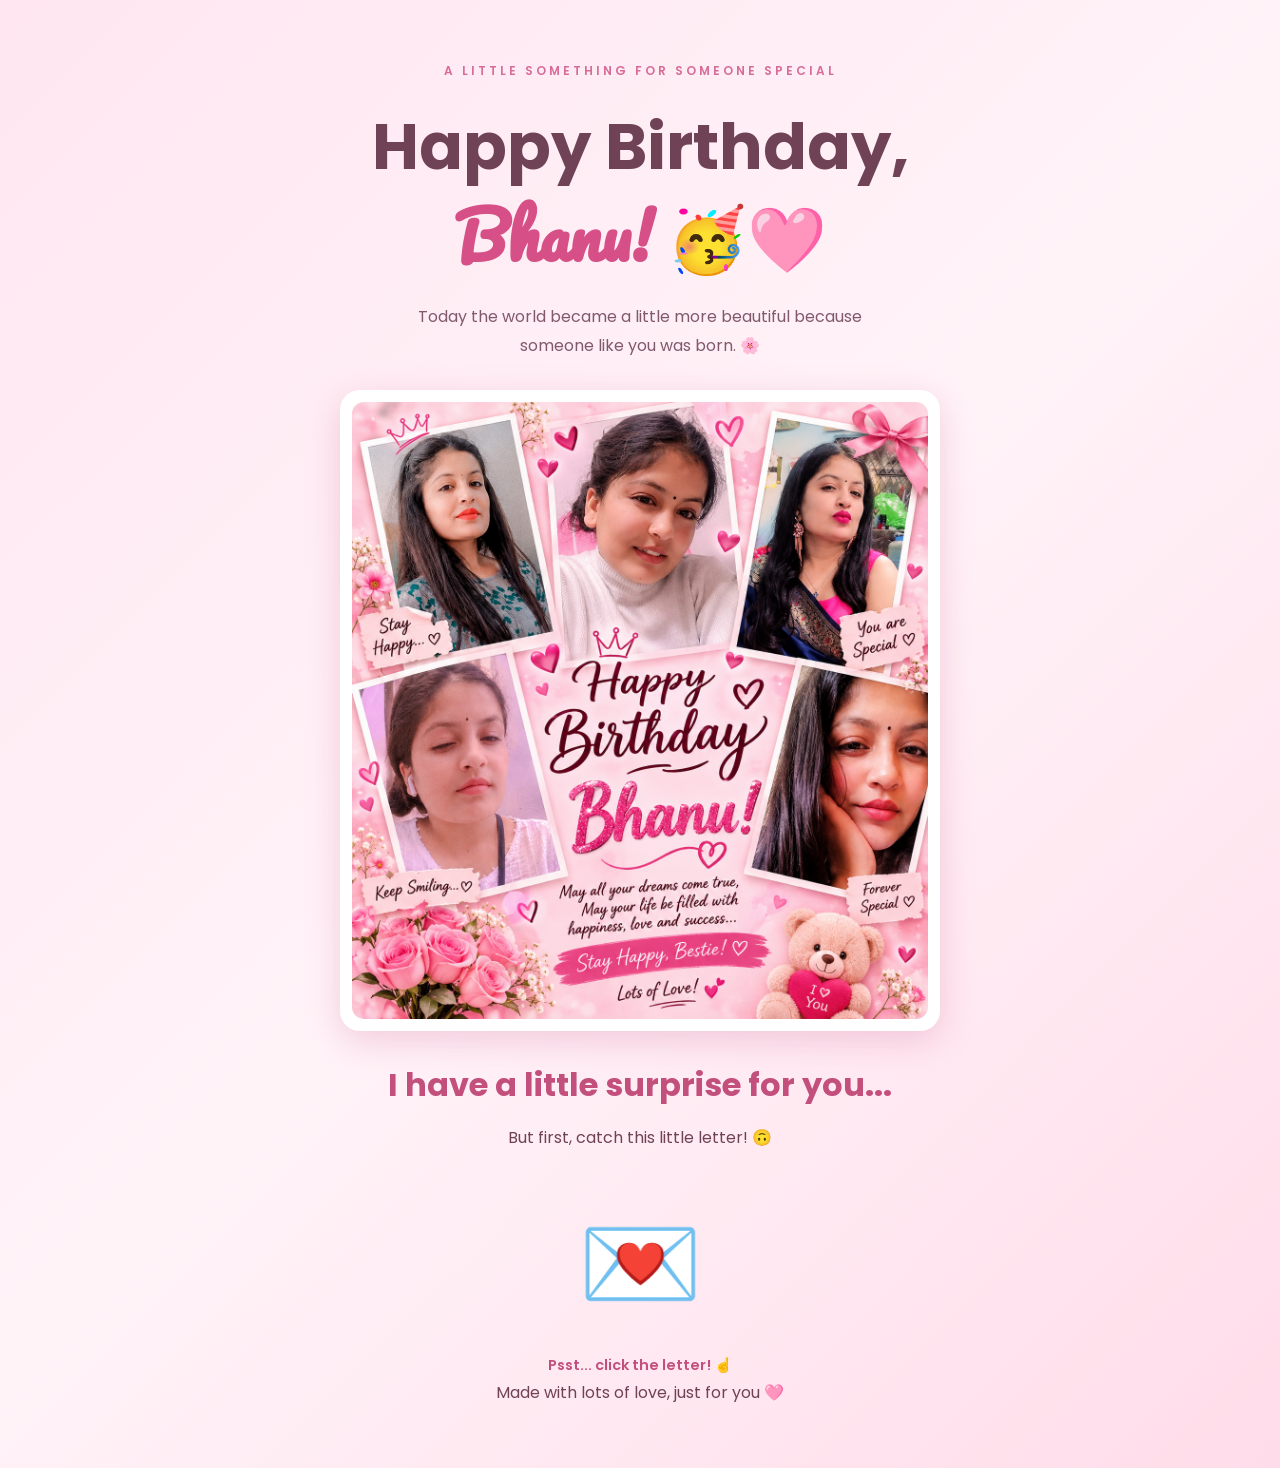
<file: index.html>
<!DOCTYPE html>
<html lang="en">
<head>
  <meta charset="UTF-8">
  <meta name="viewport" content="width=device-width, initial-scale=1.0">
  <meta name="theme-color" content="#ffe6f0">
  <title>A Surprise for Bhanu 🩷</title>
  <link rel="stylesheet" href="style.css">
</head>
<body class="welcome-page">

  <div class="floating-hearts" aria-hidden="true">
    <span>💗</span><span>💕</span><span>🌷</span>
    <span>✨</span><span>💖</span><span>🦋</span>
  </div>

  <main class="welcome">
    <p class="eyebrow">A LITTLE SOMETHING FOR SOMEONE SPECIAL</p>

    <h1>Happy Birthday,<br><span>Bhanu!</span> 🥳🩷</h1>

    <p class="intro">
      Today the world became a little more beautiful
      because someone like you was born. 🌸
    </p>

    <div class="birthday-collage">
      <img src="birthday-collage.png" alt="Happy Birthday Bhanu">
    </div>

    <h2>I have a little surprise for you...</h2>

    <p class="instruction">But first, catch this little letter! 🙃</p>

    <div class="envelope-area">
      <button class="letter" id="letter"
        aria-label="Catch and open your birthday letter">💌</button>
    </div>

    <p class="hint" id="hint">Psst... click the letter! ☝️</p>

    <p class="footer-note">Made with lots of love, just for you 🩷</p>
  </main>

  <script src="script.js"></script>
</body>
</html>
</file>
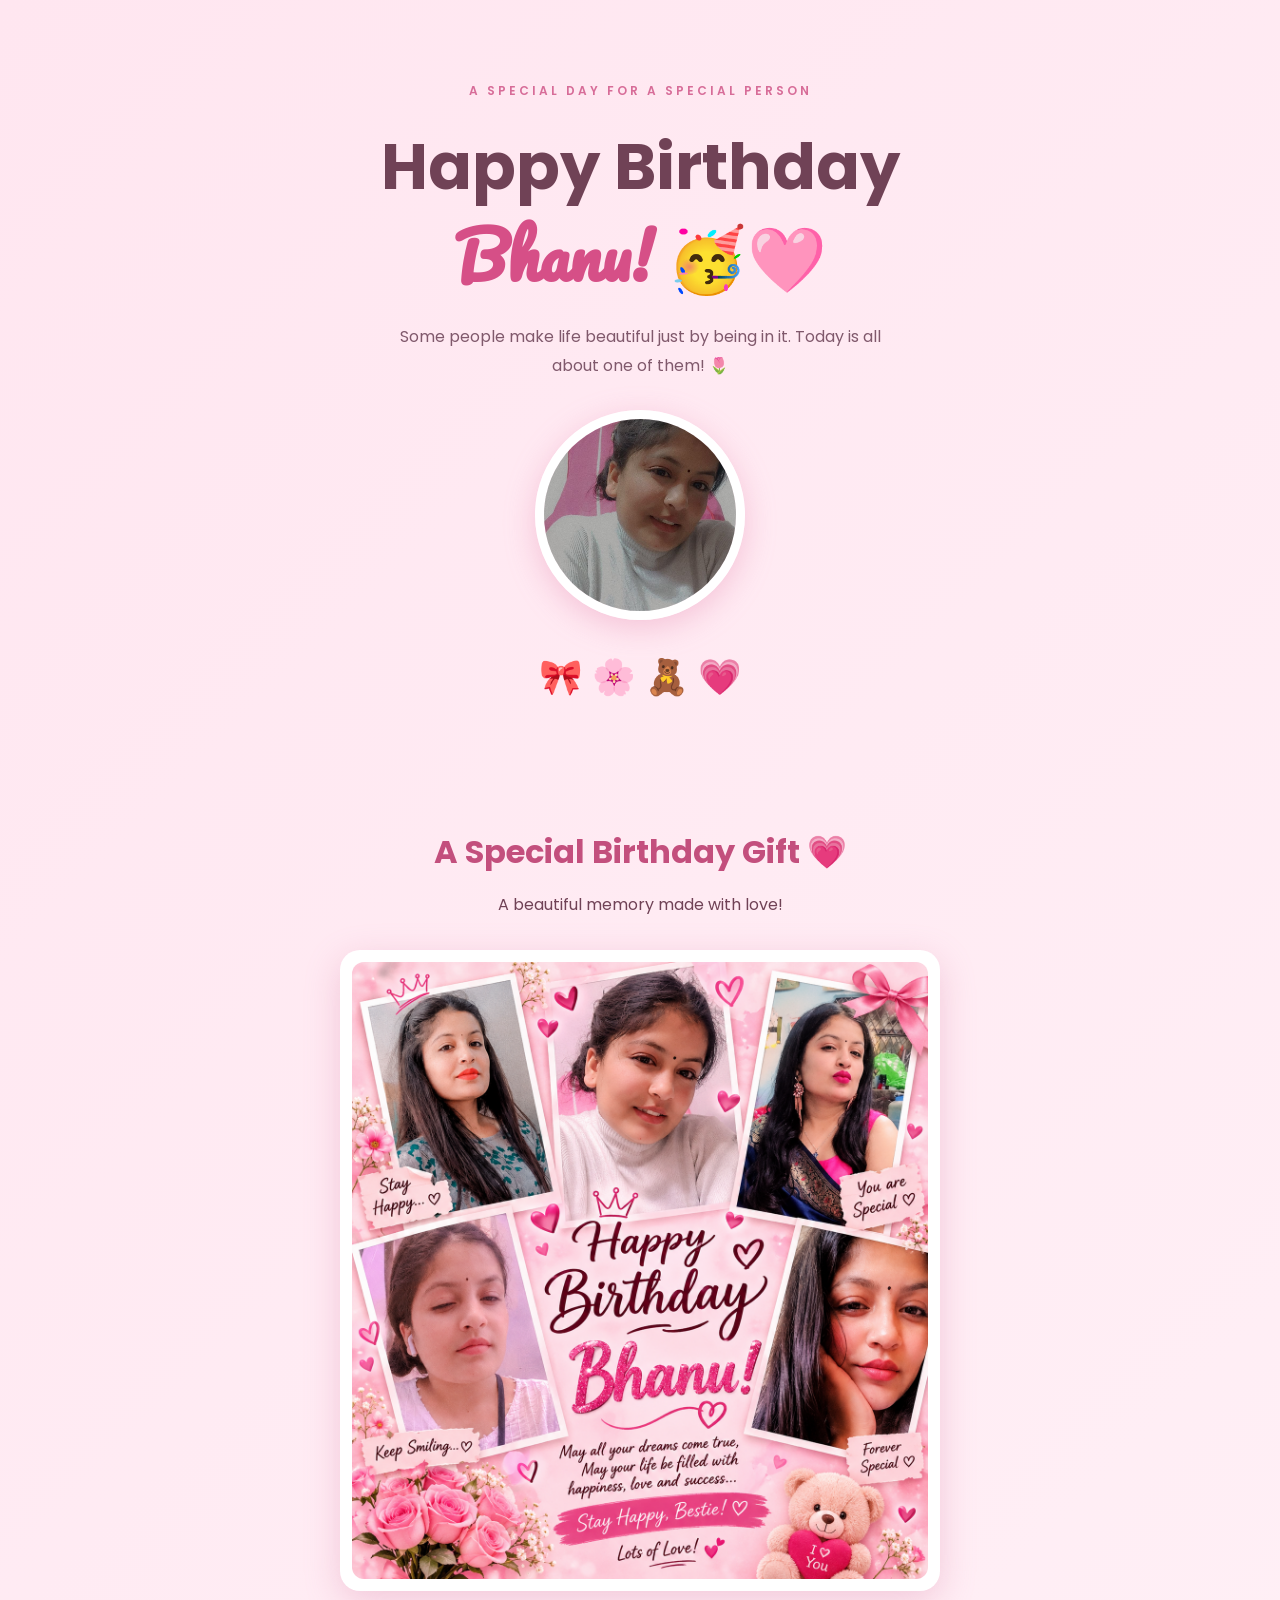
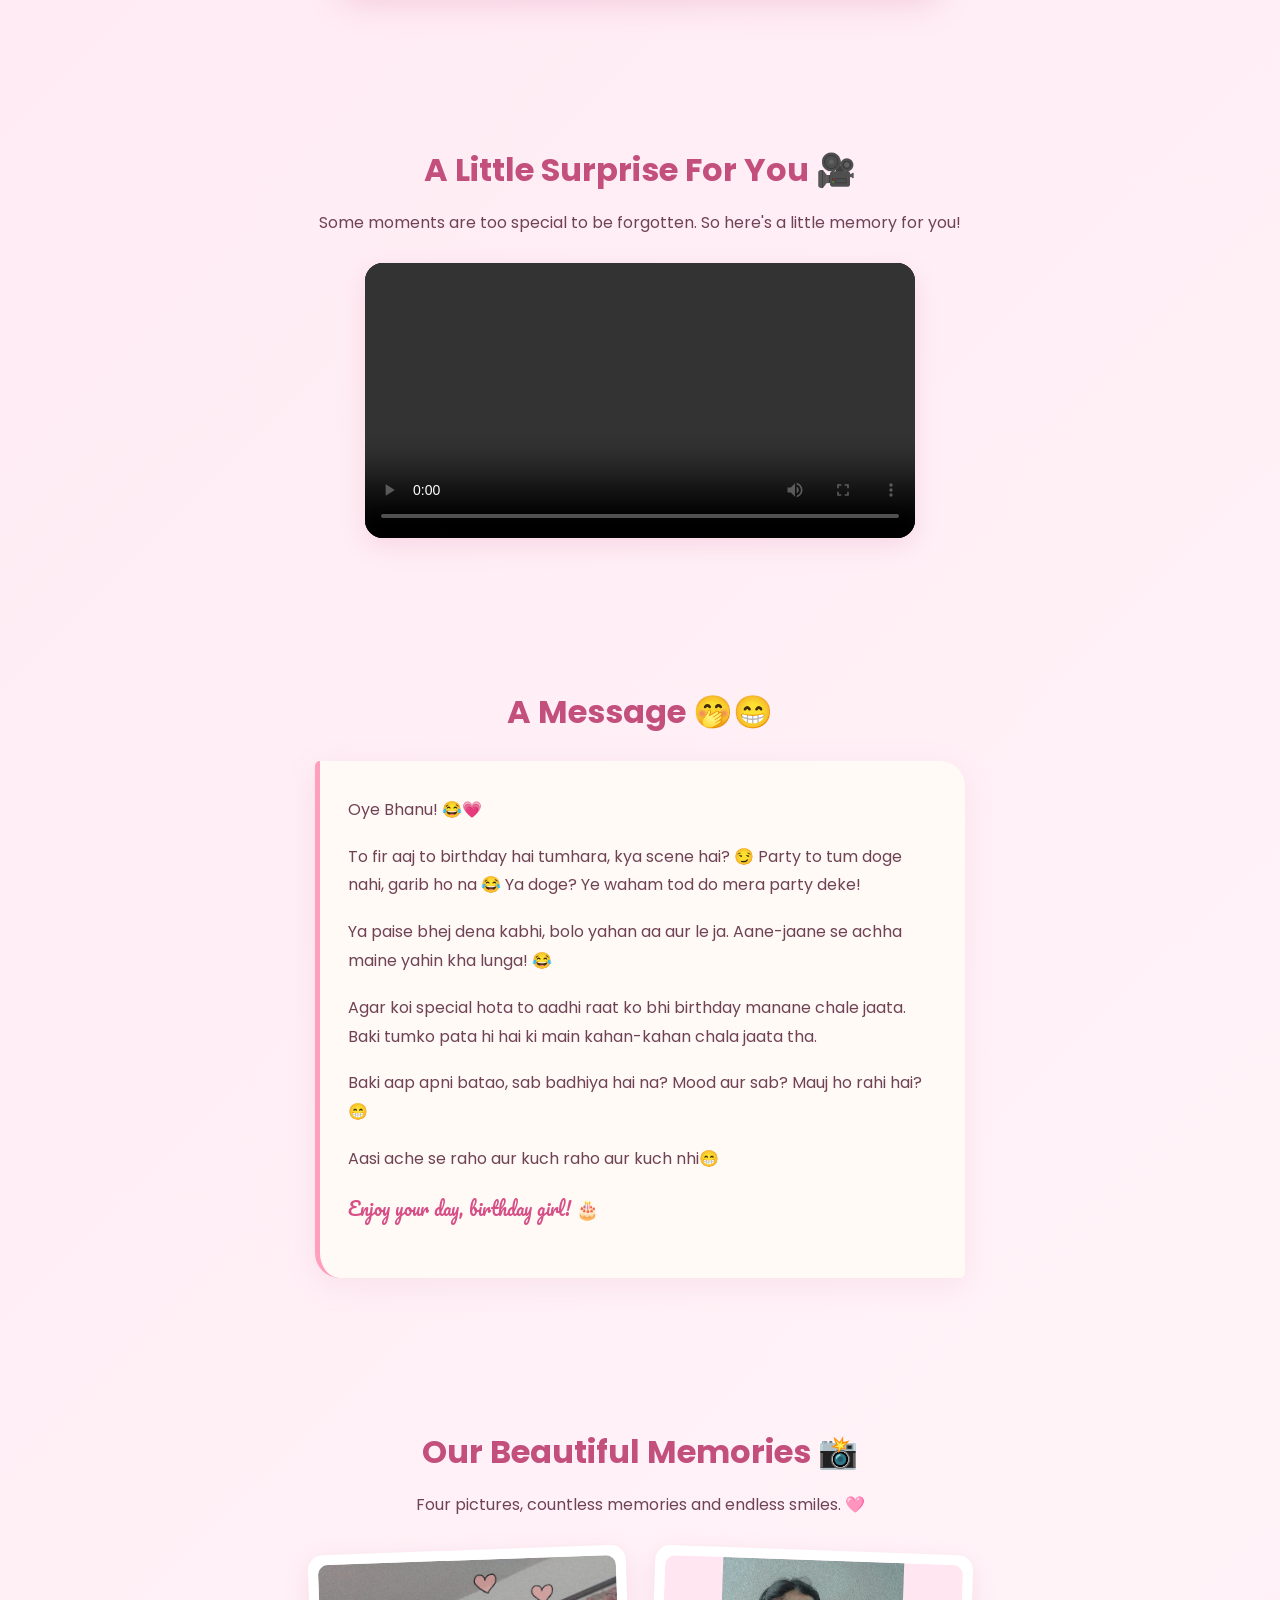
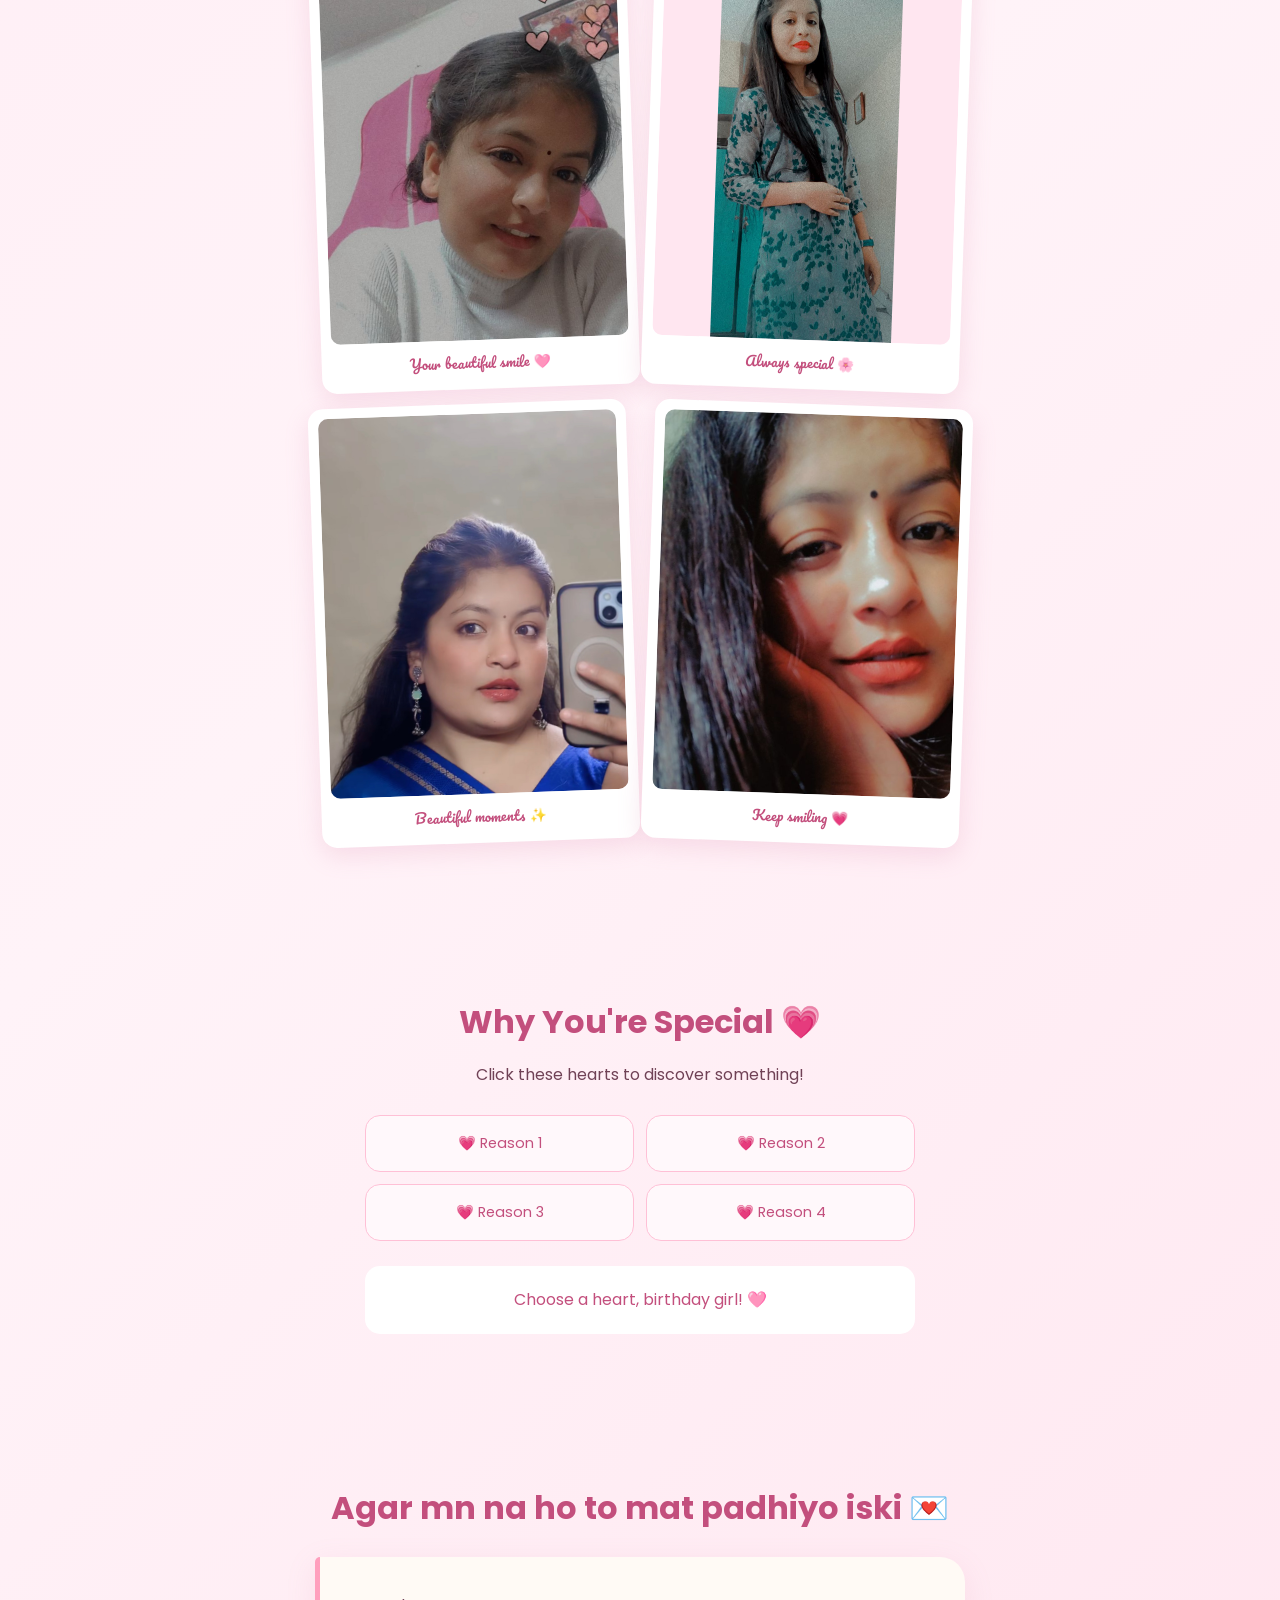
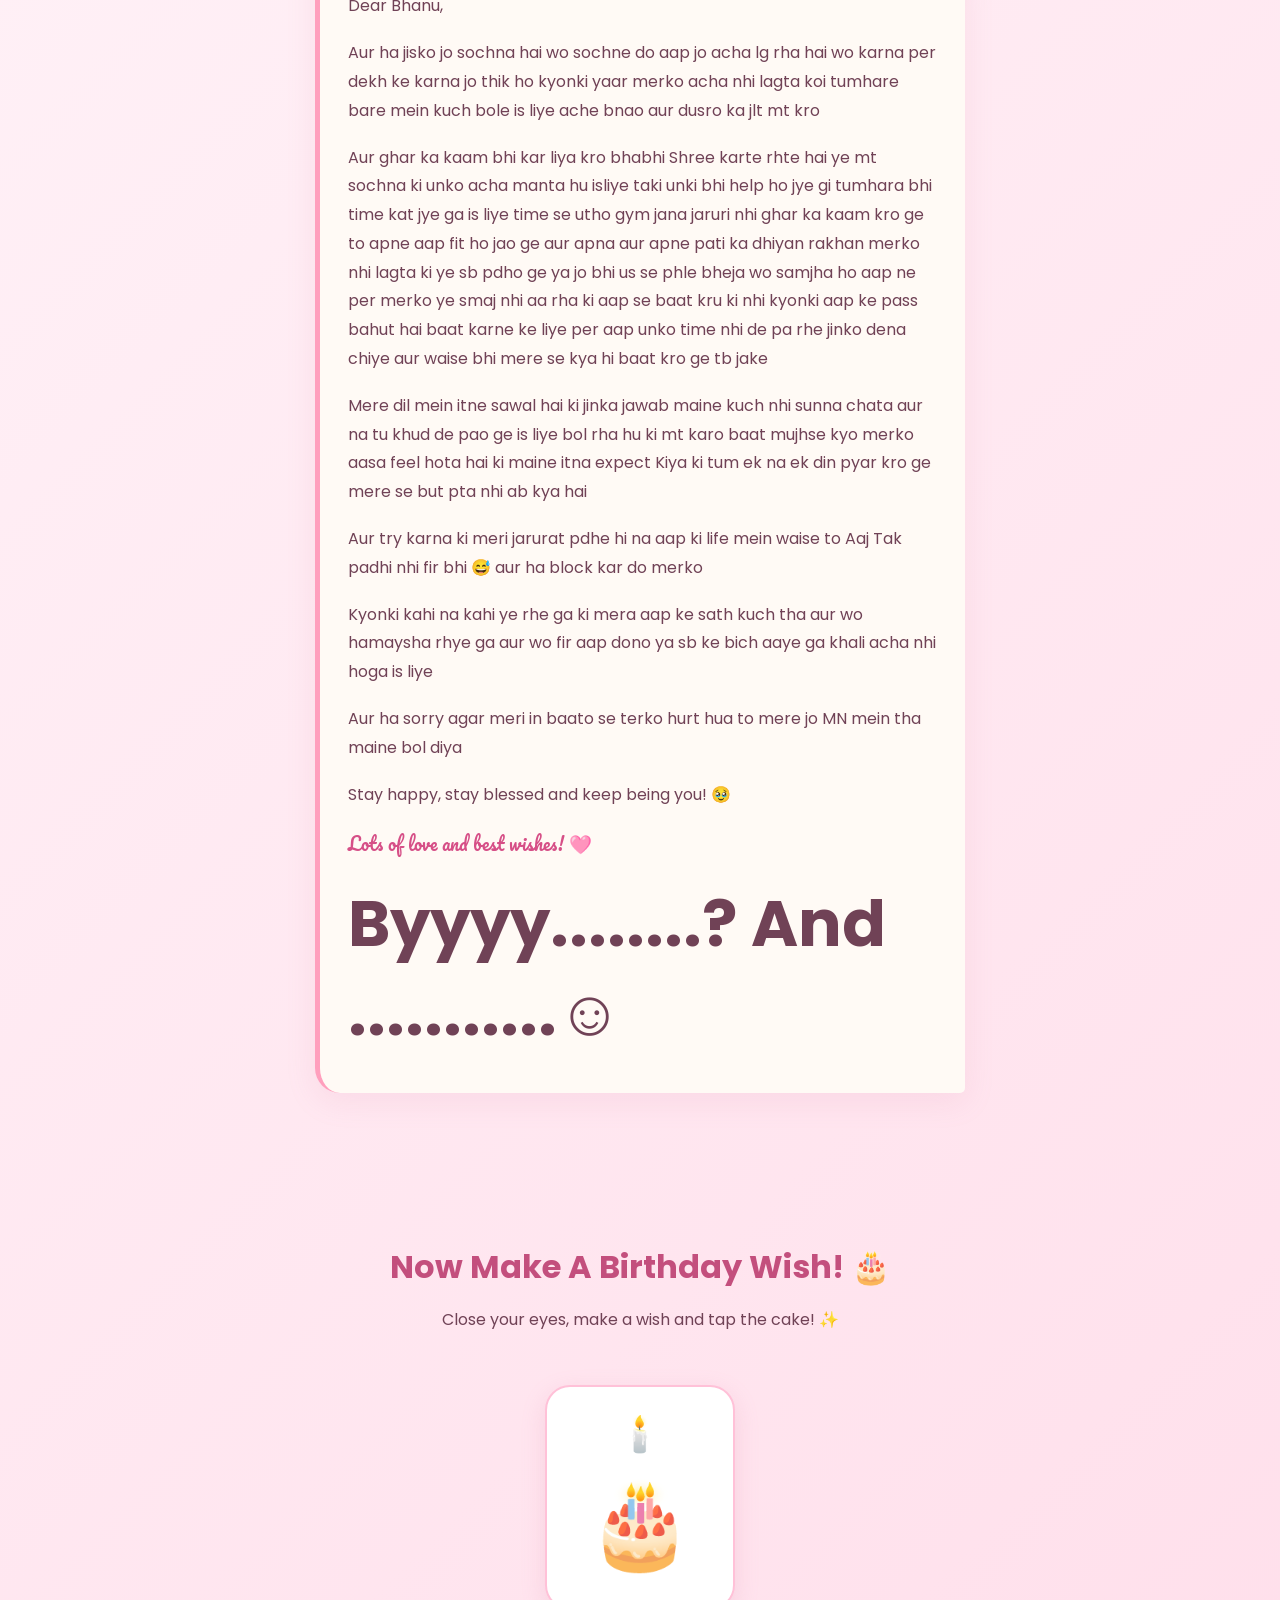
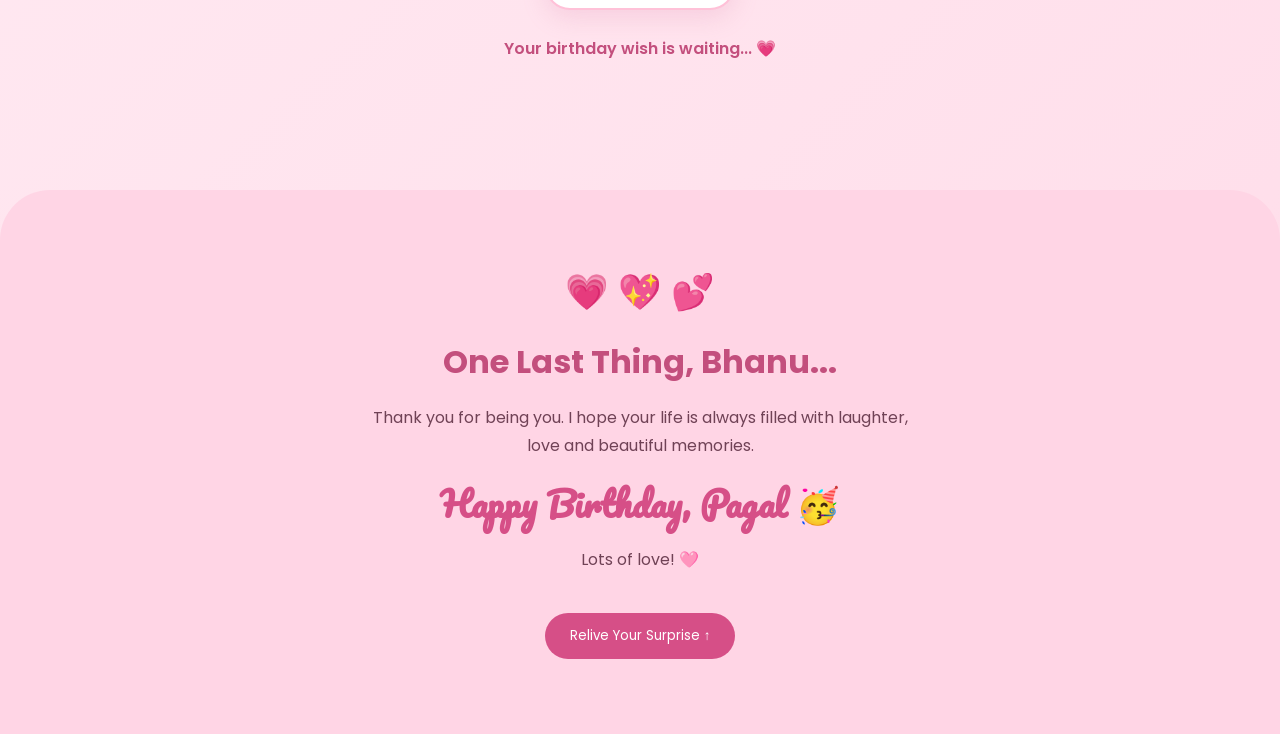
<file: surprise.html>
<!DOCTYPE html>
<html lang="en">
<head>
  <meta charset="UTF-8">
  <meta name="viewport" content="width=device-width, initial-scale=1.0">
  <meta name="theme-color" content="#ffe6f0">
  <title>Happy Birthday Bhanu 🩷</title>
  <link rel="stylesheet" href="style.css">
</head>

<body class="surprise-page">

  <div class="floating-hearts" aria-hidden="true">
    <span>💗</span>
    <span>💕</span>
    <span>🌸</span>
    <span>✨</span>
    <span>🦋</span>
    <span>💖</span>
  </div>

  <!-- HERO SECTION -->
  <header class="hero">

    <p class="eyebrow">A SPECIAL DAY FOR A SPECIAL PERSON</p>

    <h1>
      Happy Birthday<br>
      <span>Bhanu!</span> 🥳🩷
    </h1>

    <p class="intro">
      Some people make life beautiful just by being in it.
      Today is all about one of them! 🌷
    </p>

    <div class="birthday-photo">
      <img src="bhanu1.jpg" alt="Beautiful birthday girl">
    </div>

    <div class="hero-decoration">🎀 🌸 🧸 💗</div>

  </header>
    <!-- BIRTHDAY COLLAGE -->
    <section class="section collage-section">

        <h2>A Special Birthday Gift 💗</h2>

        <p>A beautiful memory made with love!</p>

        <div class="birthday-collage">
            <img src="birthday-collage.png"
                alt="Happy Birthday Bhanu">
        </div>

    </section>


  <!-- VIDEO SECTION -->
  <section class="section video-section">

    <h2>A Little Surprise For You 🎥</h2>

    <p>
      Some moments are too special to be forgotten.
      So here's a little memory for you! 
    </p>

      <video
    id="birthday-video"
    class="memory-video"
    controls
    playsinline
    preload="metadata">

    <source src="friendship.mp4" type="video/mp4">

    Your browser does not support video.

  </section>


  <!-- FUNNY MESSAGE SECTION -->
  <section class="section funny-section">

    <h2>A Message 🤭😁</h2>

    <div class="letter-card">

      <p>Oye Bhanu! 😂💗</p>

      <p>
        To fir aaj to birthday hai tumhara, kya scene hai? 😏
        Party to tum doge nahi, garib ho na 😂
        Ya doge? Ye waham tod do mera party deke!
      </p>

      <p>
        Ya paise bhej dena kabhi, bolo yahan aa aur le ja.
        Aane-jaane se achha maine yahin kha lunga! 😂
      </p>

      <p>
        Agar koi special hota to aadhi raat ko bhi birthday
        manane chale jaata. Baki tumko pata hi hai ki main
        kahan-kahan chala jaata tha.
      </p>

      <p>
        Baki aap apni batao, sab badhiya hai na?
        Mood aur sab? Mauj ho rahi hai? 😁
      </p>
      <p>Aasi ache se raho aur kuch raho aur kuch nhi😁</p>

      <p class="signature">
        Enjoy your day, birthday girl! 🎂
      </p>

    </div>

  </section>

  <!-- PHOTO MEMORIES -->
  <section class="section memories">

      <h2>Our Beautiful Memories 📸</h2>

      <p>Four pictures, countless memories and endless smiles. 🩷</p>

      <div class="gallery">

          <figure>
              <img src="bhanu1.jpg" alt="Bhanu memory 1">
              <figcaption>Your beautiful smile 🩷</figcaption>
          </figure>

          <figure>
              <img src="bhanu2.jpg" alt="Bhanu memory 2">
              <figcaption>Always special 🌸</figcaption>
          </figure>

          <figure>
              <img src="bhanu3.jpg" alt="Bhanu memory 3">
              <figcaption>Beautiful moments ✨</figcaption>
          </figure>

          <figure>
              <img src="bhanu4.jpg" alt="Bhanu memory 4">
              <figcaption>Keep smiling 💗</figcaption>
          </figure>

      </div>

  </section>


  <!-- SPECIAL REASONS -->
  <section class="section reasons">

    <h2>Why You're Special 💗</h2>

    <p>Click these hearts to discover something!</p>

    <div class="reason-list">

      <button class="reason"
        data-message="Your smile can make an ordinary day beautiful. 🌷">
        💗 Reason 1
      </button>

      <button class="reason"
        data-message="You bring your own kind of happiness and craziness. 😂">
        💗 Reason 2
      </button>

      <button class="reason"
        data-message="You deserve every beautiful thing in this world. ✨">
        💗 Reason 3
      </button>

      <button class="reason"
        data-message="I'm genuinely lucky to have you in my life. 🥹">
        💗 Reason 4
      </button>

    </div>

    <p id="reason-message" class="reason-message">
      Choose a heart, birthday girl! 🩷
    </p>

  </section>


  <!-- HEARTFELT LETTER -->
  <section class="section letter-section">

    <h2>Agar mn na ho to mat padhiyo iski 💌</h2>

    <div class="letter-card">

      <p>Dear Bhanu,</p>

      <p>
       Aur ha jisko jo sochna hai wo sochne do aap jo acha lg rha hai wo karna per dekh ke karna jo thik ho kyonki yaar merko acha nhi lagta koi tumhare bare mein kuch bole is liye ache bnao aur dusro ka jlt mt kro 
      </p>

      <p>
        Aur ghar ka kaam bhi kar liya kro bhabhi Shree karte rhte hai ye mt sochna ki unko acha manta hu isliye taki unki bhi help ho jye gi tumhara bhi time kat jye ga is liye time se utho gym jana jaruri nhi ghar ka kaam kro ge to apne aap fit ho jao ge aur apna aur apne pati ka dhiyan rakhan merko nhi lagta ki ye sb pdho ge ya jo bhi us se phle bheja wo samjha ho aap ne per merko ye smaj nhi aa rha ki aap se baat kru ki nhi kyonki aap ke pass bahut hai baat karne ke liye per aap unko time nhi de pa rhe jinko dena chiye aur waise bhi mere se kya hi baat kro ge tb jake
      </p>

      <p>
       Mere dil mein itne sawal hai ki jinka jawab maine kuch nhi sunna chata aur na tu khud de pao ge is liye bol rha hu ki mt karo baat mujhse kyo merko aasa feel hota hai ki maine itna expect Kiya ki tum ek na ek din pyar kro ge mere se but pta nhi ab kya hai 
      </p>

      <p>
      Aur try karna ki meri jarurat pdhe hi na aap ki life mein waise to Aaj Tak padhi nhi fir bhi 😅 aur ha block kar do merko 
      </p>

      <p
      >Kyonki kahi na kahi ye rhe ga ki mera aap ke sath kuch tha aur wo hamaysha rhye ga aur wo fir aap dono ya sb ke bich aaye ga khali acha nhi hoga is liye
      </p>

      <p>
        Aur ha sorry agar meri in baato se terko hurt hua to mere jo MN mein tha maine bol diya 
      </p>

      <p>
        Stay happy, stay blessed and keep being you! 🥹
      </p>

      <p class="signature">
        Lots of love and best wishes! 🩷
      </p>

      <h1>
        Byyyy........?  And ...........☺️
      </h1>

    </div>

  </section>


  <!-- BIRTHDAY CAKE -->
  <section class="section cake-section">

    <h2>Now Make A Birthday Wish! 🎂</h2>

    <p>
      Close your eyes, make a wish and tap the cake! ✨
    </p>

    <button id="cake-button" class="cake-button"
      aria-label="Blow out birthday candle">

      <span class="candle">🕯️</span>
      <span class="cake">🎂</span>

    </button>

    <p id="wish-message">
      Your birthday wish is waiting... 💗
    </p>

  </section>


  <!-- FINAL SURPRISE -->
  <footer class="final-section">

    <div class="final-hearts">💗 💖 💕</div>

    <h2>One Last Thing, Bhanu...</h2>

    <p>
      Thank you for being you.
      I hope your life is always filled with laughter,
      love and beautiful memories.
    </p>

    <h1>Happy Birthday, Pagal 🥳</h1>

    <p>Lots of love! 🩷</p>

    <button class="top-button"
      onclick="window.scrollTo({top:0,behavior:'smooth'})">
      Relive Your Surprise ↑
    </button>

  </footer>


  <script src="script.js"></script>

</body>
</html>
</file>
<file: style.css>
@import url('https://fonts.googleapis.com/css2?family=Pacifico&family=Poppins:wght@300;400;500;600;700&display=swap');

:root {
  --pink: #ff75a8;
  --dark-pink: #d64f87;
  --light-pink: #ffe6f0;
  --text: #704256;
  --white: #fffafd;
}

* {
  margin: 0;
  padding: 0;
  box-sizing: border-box;
}

html {
  scroll-behavior: smooth;
}

body {
  font-family: 'Poppins', sans-serif;
  background: linear-gradient(135deg, #ffe6f0, #fff3f8, #ffdce9);
  color: var(--text);
  text-align: center;
  min-height: 100vh;
  overflow-x: hidden;
}

h1 {
  font-size: clamp(2.2rem, 7vw, 4rem);
  line-height: 1.4;
}

h1 span {
  font-family: 'Pacifico', cursive;
  color: var(--dark-pink);
}

h2 {
  font-size: clamp(1.4rem, 5vw, 2rem);
  color: #c34f7d;
  margin-bottom: 15px;
}

p {
  line-height: 1.8;
}

button {
  font-family: inherit;
}

/* FLOATING HEARTS */

.floating-hearts {
  position: fixed;
  inset: 0;
  overflow: hidden;
  pointer-events: none;
  z-index: 0;
}

.floating-hearts span {
  position: absolute;
  bottom: -60px;
  font-size: 25px;
  animation: floatUp 12s linear infinite;
  opacity: 0.7;
}

.floating-hearts span:nth-child(1) {
  left: 10%;
}

.floating-hearts span:nth-child(2) {
  left: 28%;
  animation-delay: 2s;
}

.floating-hearts span:nth-child(3) {
  left: 48%;
  animation-delay: 4s;
}

.floating-hearts span:nth-child(4) {
  left: 68%;
  animation-delay: 1s;
}

.floating-hearts span:nth-child(5) {
  left: 83%;
  animation-delay: 5s;
}

.floating-hearts span:nth-child(6) {
  left: 95%;
  animation-delay: 3s;
}

@keyframes floatUp {
  from {
    transform: translateY(0) rotate(0);
    opacity: 0;
  }

  15% {
    opacity: 0.7;
  }

  to {
    transform: translateY(-110vh) rotate(360deg);
    opacity: 0;
  }
}

/* KEEP CONTENT ABOVE BACKGROUND */

.hero,
.section,
.final-section,
.welcome {
  position: relative;
  z-index: 1;
}

/* WELCOME PAGE */

.welcome {
  max-width: 700px;
  margin: auto;
  padding: 60px 20px;
}

.eyebrow {
  color: #d76c98;
  font-size: 0.75rem;
  letter-spacing: 3px;
  font-weight: 600;
  margin-bottom: 20px;
}

.intro {
  max-width: 520px;
  margin: 18px auto;
  color: #80596c;
}

.birthday-photo {
  width: 210px;
  height: 210px;
  margin: 30px auto;
  border: 9px solid white;
  border-radius: 50%;
  overflow: hidden;
  box-shadow: 0 8px 30px #e68aaf66;
}

.birthday-photo img {
  width: 100%;
  height: 100%;
  object-fit: cover;
}

.envelope-area {
  height: 180px;
  position: relative;
  margin-top: 20px;
}

.letter {
  position: absolute;
  left: 50%;
  top: 15px;
  transform: translateX(-50%);
  background: transparent;
  border: none;
  font-size: 100px;
  cursor: pointer;
  transition: transform 0.3s;
}

.letter:hover {
  transform: translateX(-50%) scale(1.15) rotate(8deg);
}

.hint {
  font-size: 0.9rem;
  color: #c34f7d;
  font-weight: 600;
}

/* SURPRISE HERO */

.hero {
  padding: 80px 20px 50px;
}

.hero-decoration {
  font-size: 35px;
  margin-top: 25px;
}

/* ALL SECTIONS */

.section {
  max-width: 900px;
  margin: 35px auto;
  padding: 45px 20px;
}

.section > p {
  margin-bottom: 25px;
}

/* PHOTO GALLERY */

.gallery img {
    width: 100%;
    height: 380px;
    object-fit: cover;
    object-position: center top;
    display: block;
    border-radius: 10px;
}

.gallery figure {
  background: white;
  padding: 12px 12px 20px;
  border-radius: 12px;
  box-shadow: 0 8px 25px #d87da633;
  transform: rotate(-2deg);
  transition: 0.3s;
}

.gallery figure:nth-child(even) {
  transform: rotate(2deg);
}

.gallery figure:hover {
  transform: rotate(0) scale(1.04);
}

.gallery img {
  width: 100%;
  aspect-ratio: 1 / 1;
  object-fit: cover;
  border-radius: 7px;
  display: block;
}

.gallery figcaption {
  font-family: 'Pacifico', cursive;
  color: #c34f7d;
  margin-top: 12px;
  font-size: 0.9rem;
}

/* VIDEO */

.memory-video {
  width: 100%;
  max-width: 600px;
  border-radius: 18px;
  box-shadow: 0 8px 25px #d87da633;
}

/* PERSONAL LETTER */

.letter-card {
  max-width: 650px;
  background: #fffaf5;
  margin: 25px auto;
  padding: 35px 28px;
  border-radius: 5px 25px 5px 25px;
  border-left: 5px solid #ff9fbd;
  box-shadow: 0 8px 30px #d87da622;
  text-align: left;
  line-height: 2;
}

.letter-card p {
  margin-bottom: 18px;
}

.signature {
  font-family: 'Pacifico', cursive;
  color: #d64f87;
  font-size: 1.15rem;
}

/* REASONS BUTTONS */

.reason-list {
  display: grid;
  grid-template-columns: repeat(2, 1fr);
  gap: 12px;
  max-width: 550px;
  margin: 25px auto;
}

.reason {
  border: 1px solid #ffc0d6;
  background: #fff8fb;
  color: #c34f7d;
  padding: 17px 10px;
  border-radius: 15px;
  cursor: pointer;
  font-size: 0.9rem;
  transition: 0.3s;
}

.reason:hover {
  background: #ffd5e5;
  transform: translateY(-4px);
}

.reason-message {
  background: white;
  padding: 20px;
  border-radius: 15px;
  max-width: 550px;
  margin: auto;
  color: #c34f7d;
  min-height: 65px;
}

/* BIRTHDAY CAKE */

.cake-button {
  background: white;
  border: 2px solid #ffc1d8;
  border-radius: 25px;
  padding: 20px 40px;
  cursor: pointer;
  margin: 25px 0;
  box-shadow: 0 8px 25px #d87da633;
  transition: transform 0.3s;
}

.cake-button:hover {
  transform: scale(1.1);
}

.cake {
  display: block;
  font-size: 85px;
}

.candle {
  display: block;
  font-size: 35px;
  transition: 0.3s;
}

.cake-button.blown .candle {
  opacity: 0.25;
  transform: translateY(-12px);
}

#wish-message {
  color: #c34f7d;
  font-weight: 600;
  min-height: 50px;
}

/* FINAL SECTION */

.final-section {
  padding: 75px 20px;
  background: #ffd5e5;
  border-radius: 50px 50px 0 0;
}

.final-section p {
  max-width: 550px;
  margin: 18px auto;
}

.final-section h1 {
  font-family: 'Pacifico', cursive;
  color: #d64f87;
  font-size: 2.2rem;
}

.final-hearts {
  font-size: 35px;
  margin-bottom: 20px;
}

.top-button {
  background: #d64f87;
  color: white;
  border: none;
  padding: 13px 25px;
  border-radius: 30px;
  margin-top: 20px;
  cursor: pointer;
}

/* MOBILE RESPONSIVE */

@media (max-width: 500px) {
  .welcome {
    padding-top: 45px;
  }

  .gallery {
    gap: 12px;
  }

  .gallery figure {
    padding: 8px 8px 14px;
  }

  .letter-card {
    padding: 25px 20px;
  }

  .reason-list {
    gap: 8px;
  }

  .reason {
    padding: 13px 5px;
    font-size: 0.8rem;
  }

  .section {
    padding: 35px 16px;
  }
}

/* ACCESSIBILITY */

@media (prefers-reduced-motion: reduce) {
  *,
  *::before,
  *::after {
    animation-duration: 0.01ms !important;
    transition-duration: 0.01ms !important;
    scroll-behavior: auto !important;
  }
}

/* =================================
   BIRTHDAY COLLAGE
================================= */

.collage-section {
    padding-top: 40px;
}

.birthday-collage {
    max-width: 600px;
    margin: 30px auto;
    padding: 12px;
    background: white;
    border-radius: 20px;
    box-shadow: 0 10px 35px #d87da655;
    transition: 0.3s ease;
}

.birthday-collage:hover {
    transform: scale(1.02);
}

.birthday-collage img {
    width: 100%;
    height: auto;
    display: block;
    border-radius: 12px;
}

/* =================================
   FOUR PHOTO GALLERY
================================= */

.gallery {
    display: grid;
    grid-template-columns: repeat(2, minmax(0, 1fr));
    gap: 15px;
    max-width: 650px;
    margin: 30px auto;
}

.gallery figure {
    background: white;
    padding: 10px 10px 15px;
    border-radius: 15px;
    box-shadow: 0 8px 25px #d87da633;
    transition: transform 0.3s ease;
    margin: 0;
}

.gallery figure:hover {
    transform: translateY(-5px) rotate(1deg);
}

.gallery img {
    width: 100%;
    aspect-ratio: 1 / 1;
    object-fit: cover;
    display: block;
    border-radius: 10px;
}

.gallery figcaption {
    font-family: 'Pacifico', cursive;
    color: #c34f7d;
    margin-top: 10px;
    font-size: 0.85rem;
}

/* =================================
   VIDEO DESIGN
================================= */

.memory-video {
    display: block;
    width: 100%;
    max-width: 550px;
    max-height: 400px;
    margin: 25px auto;
    border-radius: 18px;
    background: black;
    box-shadow: 0 8px 25px #d87da633;
}

/* =================================
   MOBILE RESPONSIVE
================================= */

@media (max-width: 500px) {

    .birthday-collage {
        padding: 8px;
    }

    .gallery {
        gap: 10px;
    }

    .gallery figure {
        padding: 7px 7px 12px;
    }

    .gallery figcaption {
        font-size: 0.75rem;
    }

    .memory-video {
        border-radius: 12px;
    }
}
/* Bhanu's second photo */
.gallery figure:nth-child(2) img {
    object-fit: contain;
    object-position: center top;
    background: #ffe6f0;
}
</file>
